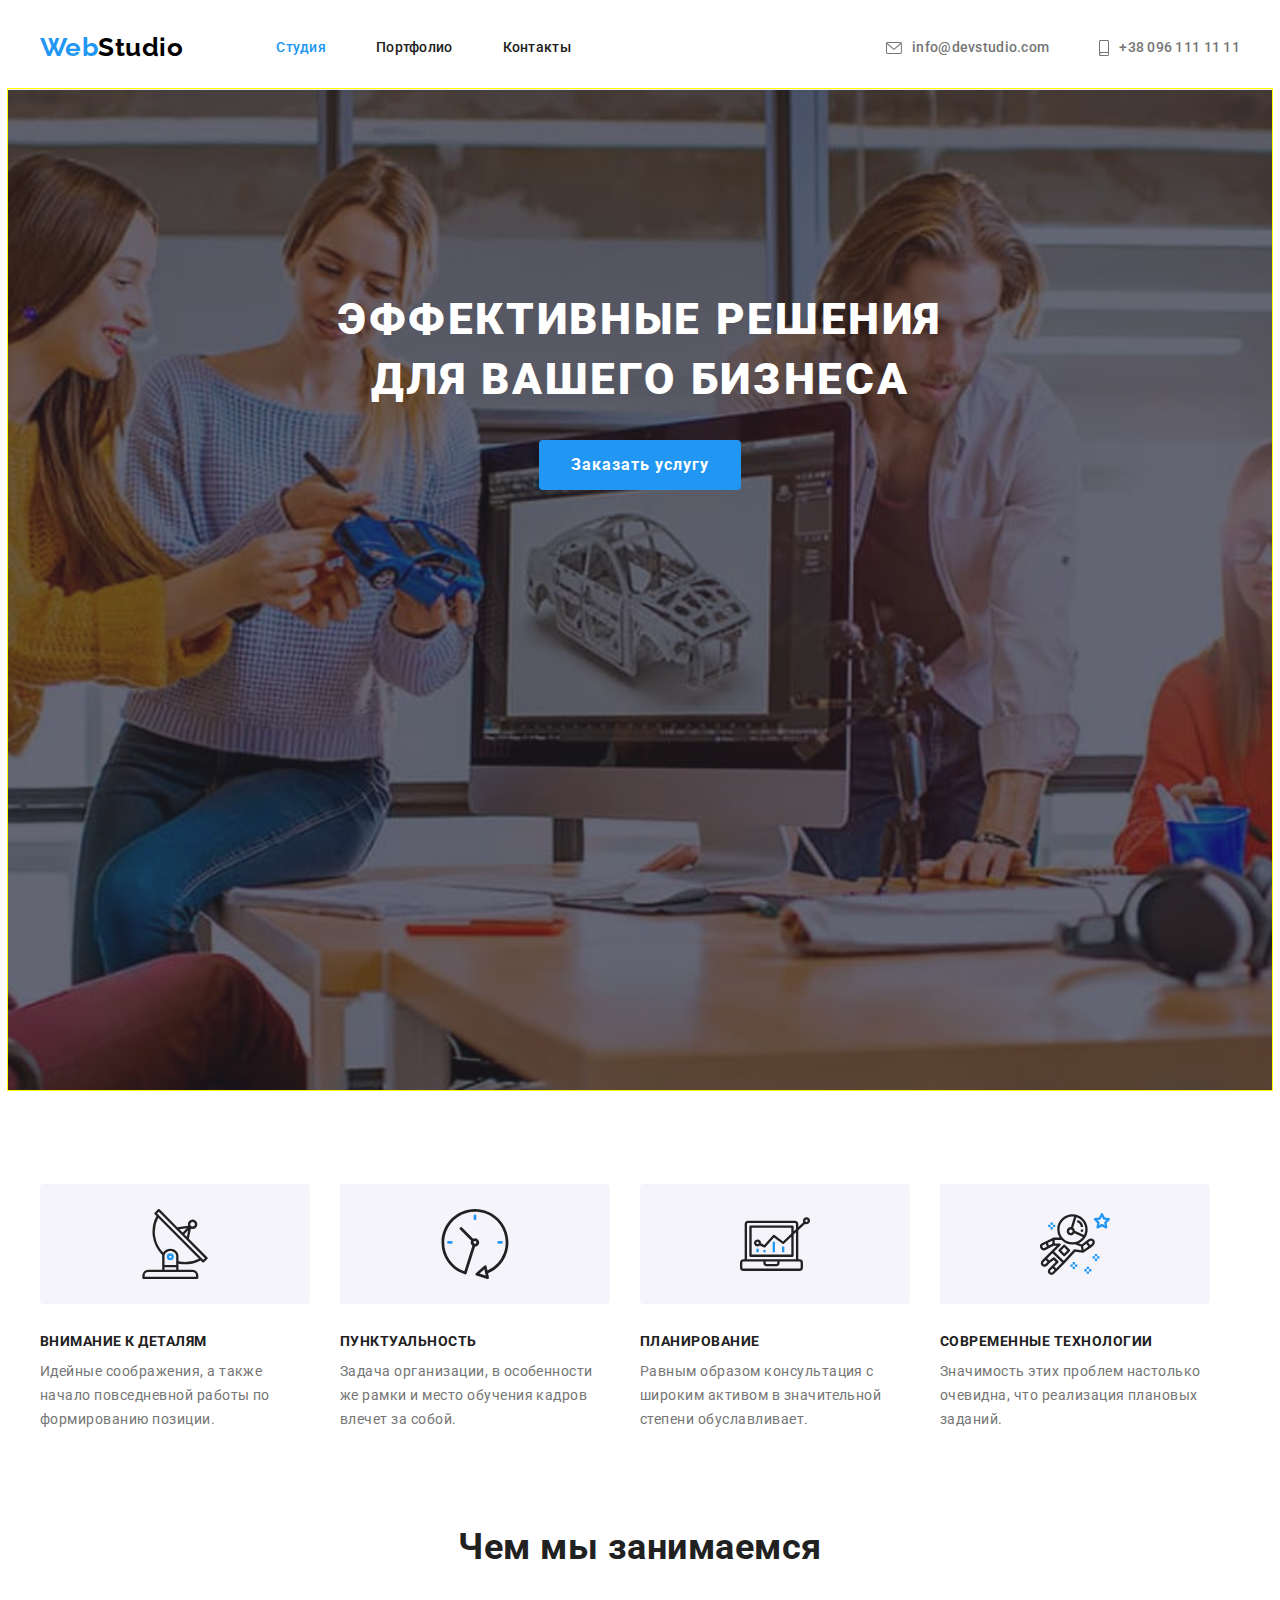
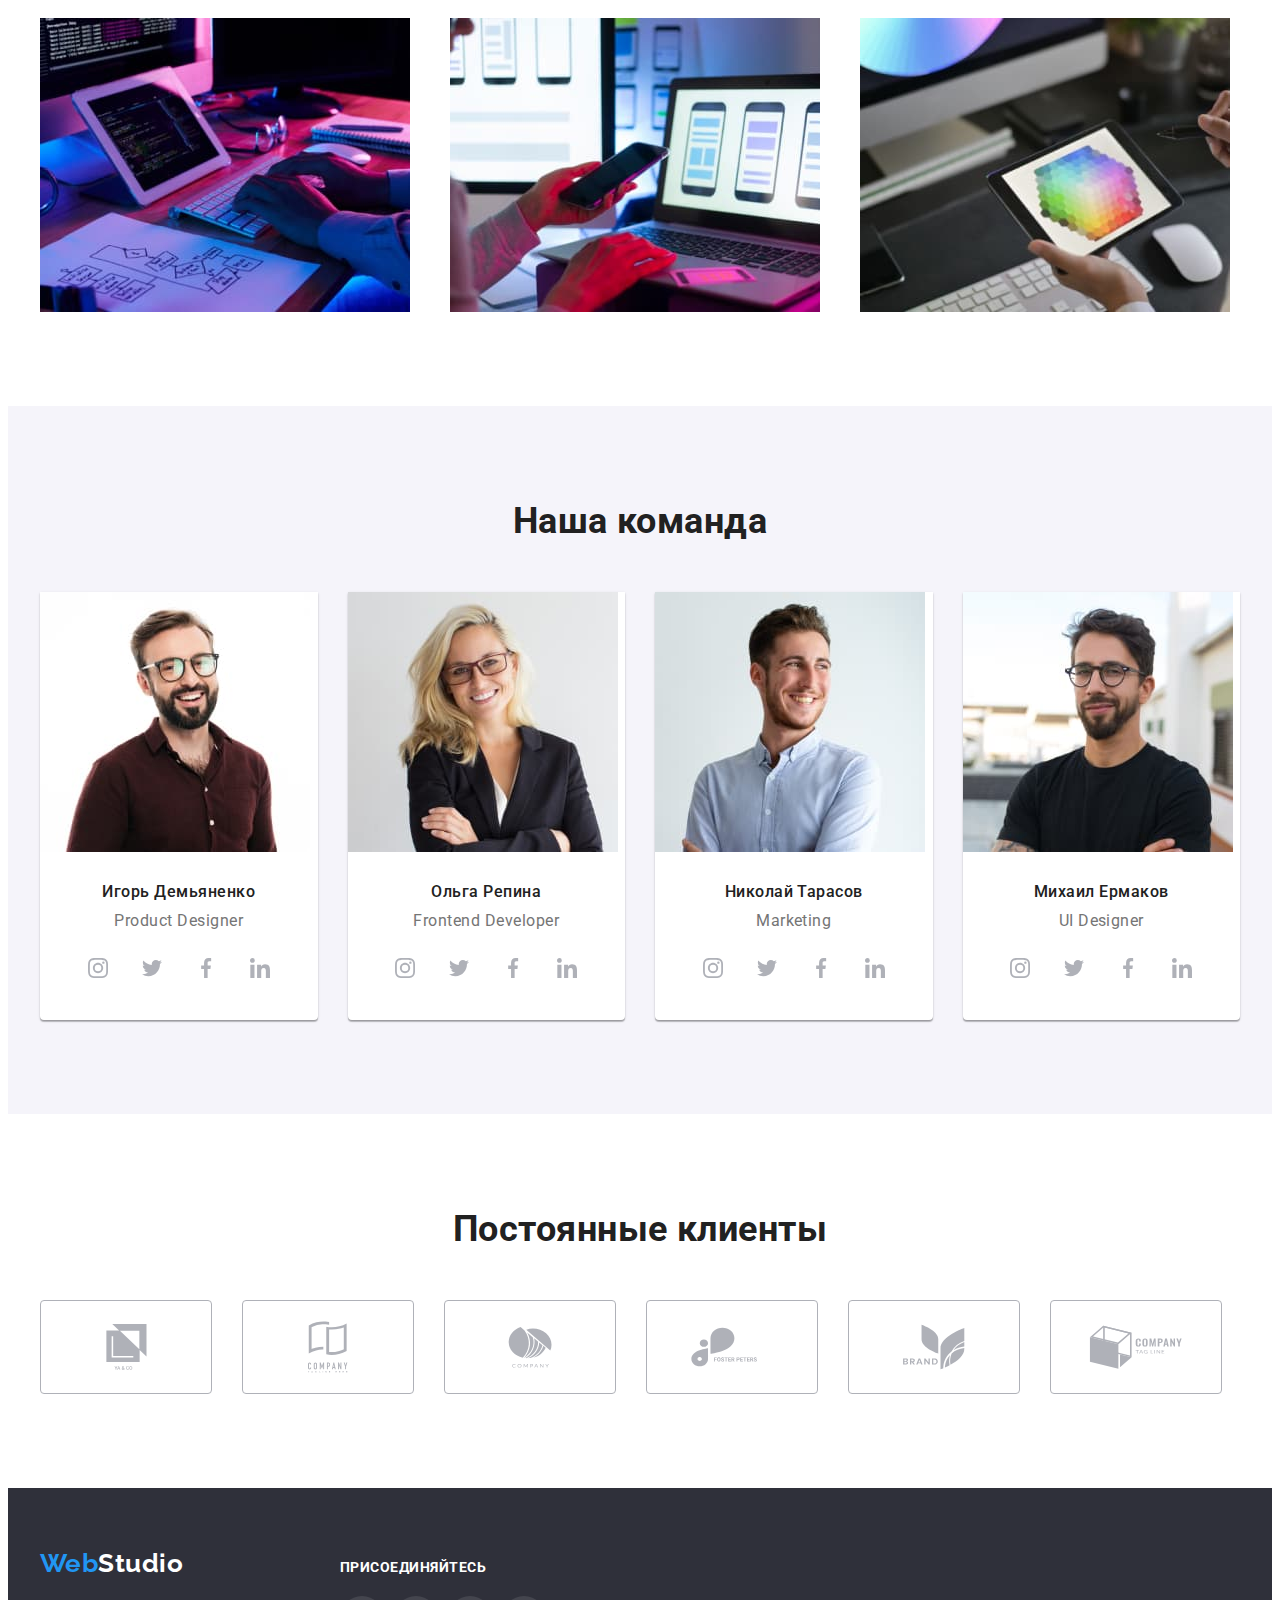
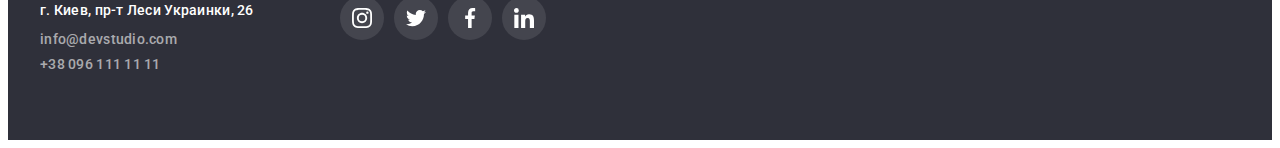
<file: index.html>
<!DOCTYPE html>
<html lang="ru">

<head>
    <meta charset="UTF-8">
    <meta http-equiv="X-UA-Compatible" content="IE=edge">
    <meta name="viewport" content="width=device-width, initial-scale=1.0">
    <title>Студия</title>
    <link rel="preconnect" href="https://fonts.gstatic.com">
    <link href="https://fonts.googleapis.com/css2?family=Raleway:wght@700&family=Roboto:wght@400;500;700;900&display=swap"
          rel="stylesheet">
    <link rel="stylesheet" href="https://cdnjs.cloudflare.com/ajax/libs/modern-normalize/1.0.0/modern-normalize.min.css"
        integrity="sha512-ISS7cAi1PEhQ8jnbJpJZMd29NlhNj4AWYyLOSp2CE/CsHxTCu+r+t0D2yoJudVrd0/8fTVPUVDzY5Tvli75u/g=="
        crossorigin="anonymous" />
    <link rel="stylesheet" href="./css/styles.css">
</head>

<body>

    <!--Шапка сайта-->

    <header class="header">
        <div class="container border-header">
        <nav class="site-nav">
            <a href="./index.html" class="logo accent">Web<span class="logo-title">Studio</span></a>
            <ul class="list navigation">
                <li class="item"><a href="" class="link current">Студия</a></li>
                <li class="item"><a href="./portfolio.html" class="link">Портфолио</a></li>
                <li class="item"><a href="" class="link">Контакты</a></li>
            </ul>
        </nav>
        
        <ul class="site-nav list">
            <li class="item mail">
                <a href="mailto:info@devstudio.com" class="contact link">
                <svg class="mail-link-header" width="16" height=12>
                    <use href="./images/icons.svg/symbol-defs.svg#icon-envelope"></use>
                </svg>info@devstudio.com</a></li>
            <li class="item mail">
                <a href="tel:+380961111111" class="contact link">
                <svg class="mail-link-header" width="10" height=16>
                    <use href="./images/icons.svg/symbol-defs.svg#icon-smartphone"></use>
                </svg>+38 096 111 11 11</a></li>
        </ul>
        </div>
    </header>

    <main>
            <!--Герой-->
        <section class="hero">
            <div class="overlay-container">
              <h1 class="hero-title">Эффективные решения <br> для вашего бизнеса</h1>
              <button type="button" class="button primary">Заказать услугу</button>
            </div>
        </section>

            <!--Особенности-->
        <section class="section about">
            <div class="container">
            <h2  class="title visually-hidden">Наши особенности</h2>
            <ul class="features list">
                <li class="item-about icon-antenna">
                    <div class="container-icon-features">
                    <svg class="icon-features" width="70" height="70">
                        <use href="./images/icons.svg/symbol-defs.svg#icon-antenna"></use>
                    </svg></div>
                    <h3 class="features-title">Внимание к деталям</h3>
                    <p class="features text">Идейные соображения, а также начало повседневной работы по формированию позиции.</p>
                </li>
                <li class="item-about icon-clock">
                    <div class="container-icon-features">
                    <svg class="icon-features" width="70" height="70">
                        <use href="./images/icons.svg/symbol-defs.svg#icon-clock"></use>
                    </svg></div>
                    <h3 class="features-title">Пунктуальность</h3>
                    <p class="features text">Задача организации, в особенности же рамки и место обучения кадров влечет за собой.</p>
                </li>
                <li class="item-about icon-diagram">
                    <div class="container-icon-features">
                    <svg class="icon-features" width="70" height="70">
                        <use href="./images/icons.svg/symbol-defs.svg#icon-diagram"></use>
                    </svg></div>
                    <h3 class="features-title">Планирование</h3>
                    <p class="features text">Равным образом консультация с широким активом в значительной степени обуславливает.</p>
                </li>
                <li class="item-about icon-astronaut">
                    <div class="container-icon-features">
                    <svg class="icon-features" width="70" height="70">
                        <use href="./images/icons.svg/symbol-defs.svg#icon-astronaut"></use>
                    </svg></div>
                    <h3 class="features-title">Современные технологии</h3>
                    <p class="features text">Значимость этих проблем настолько очевидна, что реализация плановых заданий.</p>
                </li>
            </ul>
            </div>
        </section>

        
            <!--Чем занимаемся-->
        <section class="section work">
            <div class="container">
            <h2 class="title centered">Чем мы занимаемся</h2>
            <ul class="list work-card">
                <li class="item-work"><img src="./images/about/about-img-1.jpg" alt="программист работает за столом в офисе"
                        width="370" height="294"></li>
                <li class="item-work"><img src="./images/about/about-img-2.jpg"
                        alt="веб-дизайнер разработчик приложений для смартфонов рабочий интерфейс мобильные телефоны"
                        width="370" height="294"></li>
                <li class="item-work"><img src="./images/about/about-img-3.jpg"
                        alt="креативный веб-дизайнер с рабочим выбором цвета графическим планшетом" width="370"
                        height="294"></li>
            </ul>
            </div>
        </section>

            <!--Команда-->
        <section class="section team">
            <div class="container">
            <h2 class="title centered">Наша команда</h2>
            <ul class="list team-location">
                <li class="location"><img class="team-card" src="./images/team/team-card-1-img.jpg" alt="фото члена команды игоря демьяненко"
                        width="270">
                    <div class="container-title-team">
                        <h3 class="description team-title">Игорь Демьяненко</h3>
                        <p lang="en" class="description team-text">Product Designer</p>
                        <ul class="list social">
                            <li class="social-link"><a class="icon-link" href="">
                                <svg width="20" height="20" class="icon-link-social">
                                    <use href="./images/icons.svg/symbol-defs.svg#icon-instagram"></use>
                                </svg>
                            </a></li>
                            <li class="social-link"><a class="icon-link" href="">
                                <svg width="20" height="20" class="icon-link-social">
                                    <use href="./images/icons.svg/symbol-defs.svg#icon-twitter"></use>
                                </svg>
                            </a></li>
                            <li class="social-link"><a class="icon-link" href="">
                                <svg width="20" height="20" class="icon-link-social">
                                    <use href="./images/icons.svg/symbol-defs.svg#icon-facebook"></use>
                                </svg>
                            </a></li>
                            <li class="social-link"><a class="icon-link" href="">
                                <svg width="20" height="20" class="icon-link-social">
                                    <use href="./images/icons.svg/symbol-defs.svg#icon-linkedin"></use>
                                </svg>
                            </a></li>
                        </ul>
                    </div>
                </li>
                <li class="location"><img class="team-card" src="./images/team/team-card-2-img.jpg" alt="фото члена команды ольги репиной" width="270">
                    <div class="container-title-team">
                        <h3 class="description team-title">Ольга Репина</h3>
                        <p lang="en" class="description team-text">Frontend Developer</p>
                        <ul class="list social">
                            <li class="social-link"><a class="icon-link" href="">
                                    <svg width="20" height="20" class="icon-link-social">
                                        <use href="./images/icons.svg/symbol-defs.svg#icon-instagram"></use>
                                    </svg>
                                </a></li>
                            <li class="social-link"><a class="icon-link" href="">
                                    <svg width="20" height="20" class="icon-link-social">
                                        <use href="./images/icons.svg/symbol-defs.svg#icon-twitter"></use>
                                    </svg>
                                </a></li>
                            <li class="social-link"><a class="icon-link" href="">
                                    <svg width="20" height="20" class="icon-link-social">
                                        <use href="./images/icons.svg/symbol-defs.svg#icon-facebook"></use>
                                    </svg>
                                </a></li>
                            <li class="social-link"><a class="icon-link" href="">
                                    <svg width="20" height="20" class="icon-link-social">
                                        <use href="./images/icons.svg/symbol-defs.svg#icon-linkedin"></use>
                                    </svg>
                                </a></li>
                        </ul>
                    </div>
                </li>
                <li class="location"><img class="team-card" src="./images/team/team-card-3-img.jpg" alt="фото члена команды николая тарасова"
                        width="270">
                    <div class="container-title-team">
                        <h3 class="description team-title">Николай Тарасов</h3>
                        <p lang="en" class="description team-text">Marketing</p>
                        <ul class="list social">
                            <li class="social-link"><a class="icon-link" href="">
                                    <svg width="20" height="20" class="icon-link-social">
                                        <use href="./images/icons.svg/symbol-defs.svg#icon-instagram"></use>
                                    </svg>
                                </a></li>
                            <li class="social-link"><a class="icon-link" href="">
                                    <svg width="20" height="20" class="icon-link-social">
                                        <use href="./images/icons.svg/symbol-defs.svg#icon-twitter"></use>
                                    </svg>
                                </a></li>
                            <li class="social-link"><a class="icon-link" href="">
                                    <svg width="20" height="20" class="icon-link-social">
                                        <use href="./images/icons.svg/symbol-defs.svg#icon-facebook"></use>
                                    </svg>
                                </a></li>
                            <li class="social-link"><a class="icon-link" href="">
                                    <svg width="20" height="20" class="icon-link-social">
                                        <use href="./images/icons.svg/symbol-defs.svg#icon-linkedin"></use>
                                    </svg>
                                </a></li>
                        </ul>
                    </div>
                </li>
                <li class="location"><img class="team-card" src="./images/team/team-card-4-img.jpg" alt="фото члена команды михаила ермакова"
                        width="270">
                    <div class="container-title-team">
                        <h3 class="description team-title">Михаил Ермаков</h3>
                        <p lang="en" class="description team-text">UI Designer</p>
                        <ul class="list social">
                            <li class="social-link"><a class="icon-link" href="">
                                    <svg width="20" height="20" class="icon-link-social">
                                        <use href="./images/icons.svg/symbol-defs.svg#icon-instagram"></use>
                                    </svg>
                                </a></li>
                            <li class="social-link"><a class="icon-link" href="">
                                    <svg width="20" height="20" class="icon-link-social">
                                        <use href="./images/icons.svg/symbol-defs.svg#icon-twitter"></use>
                                    </svg>
                                </a></li>
                            <li class="social-link"><a class="icon-link" href="">
                                    <svg width="20" height="20" class="icon-link-social">
                                        <use href="./images/icons.svg/symbol-defs.svg#icon-facebook"></use>
                                    </svg>
                                </a></li>
                            <li class="social-link"><a class="icon-link" href="">
                                    <svg width="20" height="20" class="icon-link-social">
                                        <use href="./images/icons.svg/symbol-defs.svg#icon-linkedin"></use>
                                    </svg>
                                </a></li>
                        </ul>
                    </div>
                </li>
            </ul>
            </div>
        </section>

            <!-- Клиенты -->
        <section class="section">
            <div class="container">
            <h2 class="title centered">Постоянные клиенты</h2>
            <ul class="list clients">
                <li class="clients-link"><a class="icon-clients" href="">
                        <svg width="41" height="46" class="icon-link-clients">
                            <use href="./images/icons.svg/symbol-defs.svg#icon-group-1"></use>
                        </svg>
                    </a></li>
                <li class="clients-link"><a class="icon-clients" href="">
                        <svg width="40" height="52" class="icon-link-clients">
                            <use href="./images/icons.svg/symbol-defs.svg#icon-group-2"></use>
                        </svg>
                    </a></li>
                <li class="clients-link"><a class="icon-clients" href="">
                        <svg width="44" height="42" class="icon-link-clients">
                            <use href="./images/icons.svg/symbol-defs.svg#icon-group-3"></use>
                        </svg>
                    </a></li>
                <li class="clients-link"><a class="icon-clients" href="">
                        <svg width="84" height="40" class="icon-link-clients">
                            <use href="./images/icons.svg/symbol-defs.svg#icon-group-4"></use>
                        </svg>
                    </a></li>
                <li class="clients-link"><a class="icon-clients" href="">
                        <svg width="62" height="46" class="icon-link-clients">
                            <use href="./images/icons.svg/symbol-defs.svg#icon-group-5"></use>
                        </svg>
                    </a></li>
                <li class="clients-link"><a class="icon-clients" href="">
                        <svg width="94" height="44" class="icon-link-clients">
                            <use href="./images/icons.svg/symbol-defs.svg#icon-group-6"></use>
                        </svg>
                    </a></li>
            </ul>
            </div>
        </section>
    </main>

            <!--Футер-->
    <footer class="footer">
        <div class="container">
           <div class="contacts-nav">
           <a href="" class="logo accent">Web<span class="logo-title">Studio</span></a>
           <address class="address-contacts">
            <ul class="list contacts">
                <li class="item-address"><a href="https://goo.gl/maps/BCXKGSPmEop6mJhy6" target="_blank" rel="noreferrer noopener" class="address link">г. Киев,
                        пр-т Леси Украинки,
                        26</a></li>
                <li class="item-address"><a href="mailto:info@devstudio.com" class="contact link item">info@devstudio.com</a></li>
                <li class="item-address"><a href="tel:+380961111111" class="contact link">+38 096 111 11 11</a></li>
            </ul>
           </address>
           </div>
        

           <div class="container-social">
            <h2 class="title social-link-list">присоединяйтесь</h2>
            <ul class="list social">
                <li class="social-link"><a class="icon-link" href="">
                        <svg width="20" height="20" class="icon-link-social">
                            <use href="./images/icons.svg/symbol-defs.svg#icon-instagram"></use>
                        </svg>
                    </a></li>
                <li class="social-link"><a class="icon-link" href="">
                        <svg width="20" height="20" class="icon-link-social">
                            <use href="./images/icons.svg/symbol-defs.svg#icon-twitter"></use>
                        </svg>
                    </a></li>
                <li class="social-link"><a class="icon-link" href="">
                        <svg width="20" height="20" class="icon-link-social">
                            <use href="./images/icons.svg/symbol-defs.svg#icon-facebook"></use>
                        </svg>
                    </a></li>
                <li class="social-link"><a class="icon-link" href="">
                        <svg width="20" height="20" class="icon-link-social">
                            <use href="./images/icons.svg/symbol-defs.svg#icon-linkedin"></use>
                        </svg>
                    </a></li>
            </ul>
           </div>
           
        </div>
    </footer>

</body>

</html>


<!--  -->
</file>
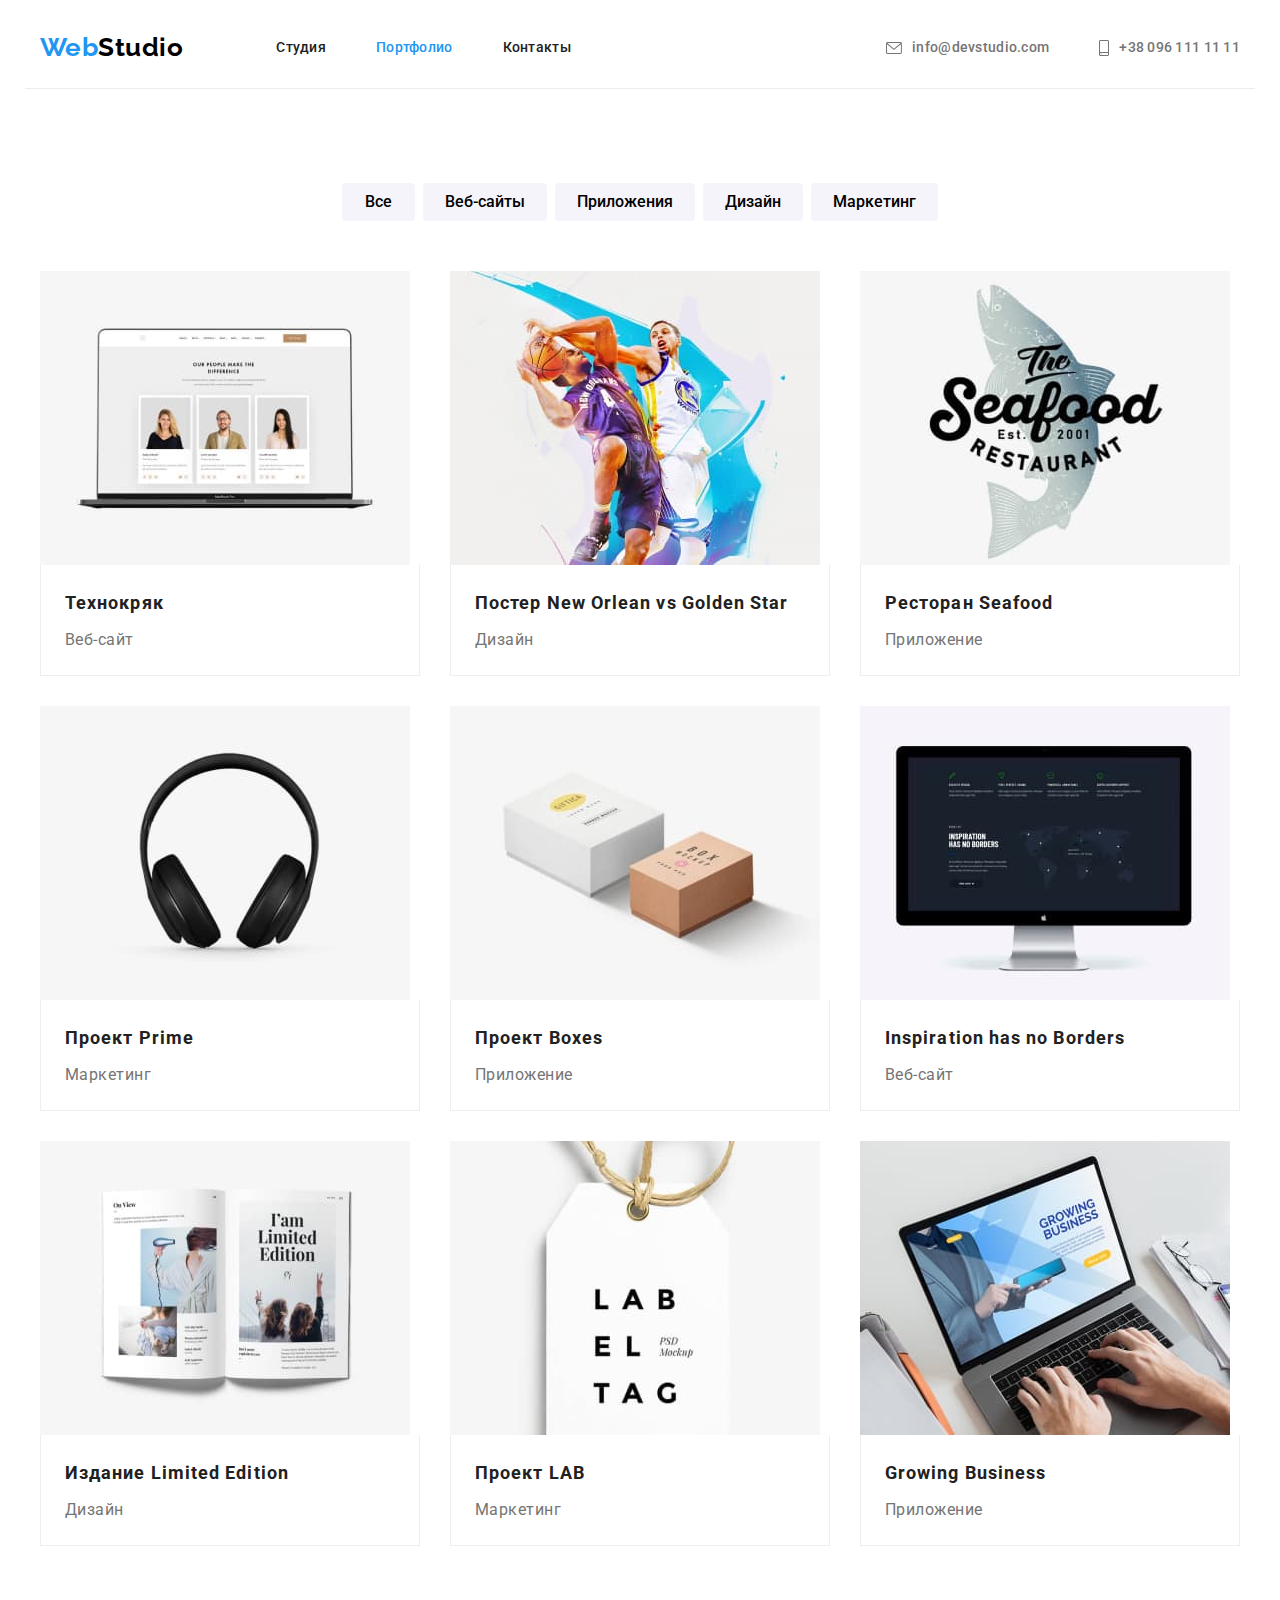
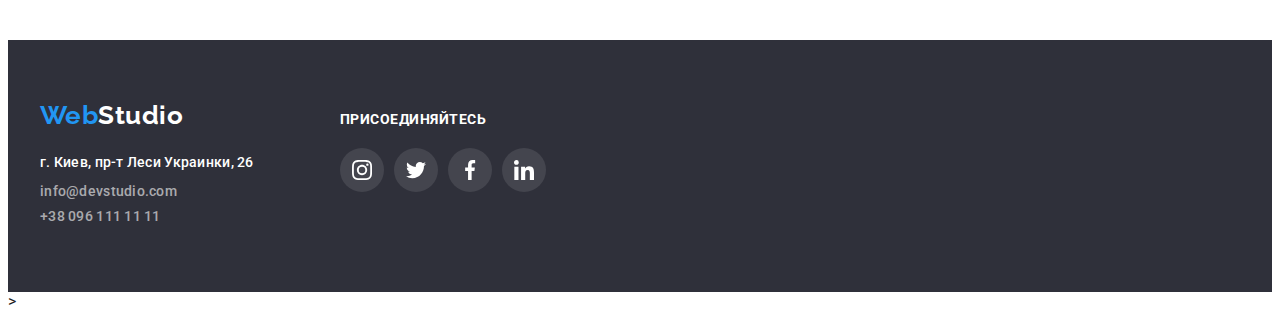
<file: portfolio.html>
<!DOCTYPE html>
<html lang="ru">
<head>
    <meta charset="UTF-8">
    <meta http-equiv="X-UA-Compatible" content="IE=edge">
    <meta name="viewport" content="width=device-width, initial-scale=1.0">
    <title>Портфолио</title>
    <link rel="preconnect" href="https://fonts.gstatic.com">
    <link href="https://fonts.googleapis.com/css2?family=Raleway:wght@700&family=Roboto:wght@400;500;700;900&display=swap"
          rel="stylesheet">
    <link rel="stylesheet" href="https://cdnjs.cloudflare.com/ajax/libs/modern-normalize/1.0.0/modern-normalize.min.css"
      integrity="sha512-ISS7cAi1PEhQ8jnbJpJZMd29NlhNj4AWYyLOSp2CE/CsHxTCu+r+t0D2yoJudVrd0/8fTVPUVDzY5Tvli75u/g=="
      crossorigin="anonymous" />
    <link rel="stylesheet" href="./css/styles.css">
</head>

<body>

    <!--Шапка сайта-->
  <header class="header">
    <div class="container border-header">
      <nav class="site-nav">
        <a href="./index.html" class="logo accent">Web<span class="logo-title">Studio</span></a>
        <ul class="list navigation">
          <li class="item"><a href="./index.html" class="link ">Студия</a></li>
          <li class="item"><a href="" class="link current">Портфолио</a></li>
          <li class="item"><a href="" class="link">Контакты</a></li>
        </ul>
      </nav>
  
      <ul class="site-nav list">
        <li class="item mail">
          <a href="mailto:info@devstudio.com" class="contact link">
            <svg class="mail-link-header" width="16" height=12>
              <use href="./images/icons.svg/symbol-defs.svg#icon-envelope"></use>
            </svg>info@devstudio.com</a>
        </li>
        <li class="item mail">
          <a href="tel:+380961111111" class="contact link">
            <svg class="mail-link-header" width="10" height=16>
              <use href="./images/icons.svg/symbol-defs.svg#icon-smartphone"></use>
            </svg>+38 096 111 11 11</a>
        </li>
      </ul>
    </div>
  </header>

  <main>
    <!--Наши проекты-->
    <section class="section">
      <div class="container">
      <h1 class="project visually-hidden">Проекты</h1>
      <ul class="list button-nav">
        <li class="button-item"><button type="button" class="button secondary">Все</button></li>
        <li class="button-item"><button type="button" class="button secondary">Веб-сайты</button></li>
        <li class="button-item"><button type="button" class="button secondary">Приложения</button></li>
        <li class="button-item"><button type="button" class="button secondary">Дизайн</button></li>
        <li class="button-item"><button type="button" class="button secondary">Маркетинг</button></li>
      </ul>
    
      <ul class="list card-set">
        <li class="item-card">
              <a href="" class="link-project"><img src="./images/projects/img-1.jpg" alt="ноутбук с изображением карточек" width="370" height="294">
              <div class="container-title-project">
                <h2 class="project title">Технокряк</h2>
                <p class="project text">Веб-сайт</p>
              </div>
              </a>
        </li>
        <li class="item-card">
              <a href="" class="link-project"><img src="./images/projects/img-2.jpg" alt="постер изображение футболистов" width="370" height="294">
              <div class="container-title-project">
                <h2 class="project title">Постер New Orlean vs Golden Star</h2>
                <p class="project text">Дизайн</p>
              </div>
              </a>
        </li>
        <li class="item-card">
              <a href="" class="link-project"><img src="./images/projects/img-3.jpg" alt="логотип ресторана" width="370" height="294">
              <div class="container-title-project">
                <h2 class="project title">Ресторан Seafood</h2>
                <p class="project text">Приложение</p>
              </div>
              </a>
        </li>
        <li class="item-card">
              <a href="" class="link-project"><img src="./images/projects/img-4.jpg" alt="наушники" width="370" height="294">
              <div class="container-title-project">
                <h2 class="project title">Проект Prime</h2>
                <p class="project text">Маркетинг</p>
              </div>
              </a>
        </li>
        <li class="item-card">
              <a href="" class="link-project"><img src="./images/projects/img-5.jpg" alt="коробочки" width="370" height="294">
              <div class="container-title-project">
                <h2 class="project title">Проект Boxes</h2>
                <p class="project text">Приложение</p>
              </div>
              </a>
        </li>
        <li class="item-card">
              <a href="" class="link-project"><img src="./images/projects/img-6.jpg" alt="монитор компьютера" width="370" height="294">
              <div class="container-title-project">
                <h2 lang="en" class="project title">Inspiration has no Borders</h2>
                <p class="project text">Веб-сайт</p>
              </div>
              </a>
        </li>
        <li class="item-card">
              <a href="" class="link-project"><img src="./images/projects/img-7.jpg" alt="раскрытая книга" width="370" height="294">
              <div class="container-title-project">
                <h2 class="project title">Издание Limited Edition</h2>
                <p class="project text">Дизайн</p>
              </div>
              </a>
        </li>
        <li class="item-card">
              <a href="" class="link-project"><img src="./images/projects/img-8.jpg" alt="бирка" width="370" height="294">
              <div class="container-title-project">
                <h2 class="project title">Проект LAB</h2>
                <p class="project text">Маркетинг</p>
              </div>
              </a>
        </li>
        <li class="item-card">
              <a href="" class="link-project"><img src="./images/projects/img-9.jpg" alt="человек за ноутбуком" width="370" height="294">
              <div class="container-title-project">
                <h2 lang="en" class="project title">Growing Business</h2>
                <p class="project text">Приложение</p>
              </div>
              </a>
        </li>
      </ul>
      </div>
    </section>
  </main>

    <!--Футер-->
  <footer class="footer">
    <div class="container">
      <div class="contacts-nav">
        <a href="" class="logo accent">Web<span class="logo-title">Studio</span></a>
        <address class="address-contacts">
          <ul class="list contacts">
            <li class="item-address"><a href="https://goo.gl/maps/BCXKGSPmEop6mJhy6" target="_blank"
                rel="noreferrer noopener" class="address link">г. Киев,
                пр-т Леси Украинки,
                26</a></li>
            <li class="item-address"><a href="mailto:info@devstudio.com" class="contact link item">info@devstudio.com</a>
            </li>
            <li class="item-address"><a href="tel:+380961111111" class="contact link">+38 096 111 11 11</a></li>
          </ul>
        </address>
      </div>
  
  
      <div class="container-social">
        <h2 class="title social-link-list">присоединяйтесь</h2>
        <ul class="list social">
          <li class="social-link"><a class="icon-link" href="">
              <svg width="20" height="20" class="icon-link-social">
                <use href="./images/icons.svg/symbol-defs.svg#icon-instagram"></use>
              </svg>
            </a></li>
          <li class="social-link"><a class="icon-link" href="">
              <svg width="20" height="20" class="icon-link-social">
                <use href="./images/icons.svg/symbol-defs.svg#icon-twitter"></use>
              </svg>
            </a></li>
          <li class="social-link"><a class="icon-link" href="">
              <svg width="20" height="20" class="icon-link-social">
                <use href="./images/icons.svg/symbol-defs.svg#icon-facebook"></use>
              </svg>
            </a></li>
          <li class="social-link"><a class="icon-link" href="">
              <svg width="20" height="20" class="icon-link-social">
                <use href="./images/icons.svg/symbol-defs.svg#icon-linkedin"></use>
              </svg>
            </a></li>
        </ul>
      </div>
  
    </div>
  </footer>>
</body>
</html>
</file>
<file: css/styles.css>
/*цвет основного текста #212121*/
/*вторичный цвет текста #757575*/
/*третья палитра текста rgba(255, 255, 255, 0.6);*/
/*белый #ffffff;*/
/*акцент #2196F3*/
/* цвет иконок соцсетей #AFB1B8 */
/* вторичный цвет фона  #2F303A*/
/* третья палитра фона #F5F4FA */
/* вторичный цвет основной кнопки #188CE8 */
/* цвет фона под карточками #C4C4C4 */
/* цвет первой тени карточек команды rgba(0, 0, 0, 0.12) */
/* цвет второй тени карточек команды rgba(0, 0, 0, 0.14)*/
/* цвет третьей тени карточек команды rgba(0, 0, 0, 0.2)*/
/* цвет фона соцсетей футера rgba(255, 255, 255, 0.1) */

:root {
  --primary-text-color: #212121;
  --text-color: #757575;
  --white-text-color: #ffffff;
  --accent-color: #2196f3;
  --contact-footer-color: rgba(255, 255, 255, 0.6);
  --text-logo: #000000;

  --primary-background-color: #ffffff;
  --second-background-color: #2f303a;
  --min-background-color: #f5f4fa;
  --btn-hover-bg: #188ce8;

  --social-link-color: #afb1b8;
  --header-border: #ececec;
  --card-border: #eeeeee;
  --color-shadow-first: rgba(0, 0, 0, 0.12);
  --color-shadow-second: rgba(0, 0, 0, 0.14);
  --color-shadow-third: rgba(0, 0, 0, 0.2);

  --item-card-gap: 30px;
}

body {
  background-color: var(--primary-background-color);
  color: var(--primary-text-color);

  font-family: 'Roboto', sans-serif;
  letter-spacing: 0.03em;
}

h1,
h2,
h3,
p {
  margin-top: 0;
  margin-bottom: 0;
}

ul {
  margin-top: 0;
  margin-bottom: 0;
  padding-left: 0;
}

img {
  display: block;
  max-width: 100%;
}

.container {
  width: 1200px;
  padding-left: 15px;
  padding-right: 15px;
  margin: 0 auto;
  /* margin-right: auto; */

  /* outline: 2px solid tomato; */
}

.list {
  list-style: none;
}
.link {
  text-decoration: none;
}
/*==========HEADER==========*/

/* Navigation */
.logo {
  color: var(--text-logo);

  font-family: 'Raleway', sans-serif;
  font-weight: 700;
  font-size: 26px;
  line-height: 1.2;
  text-decoration: none;
}

.logo.accent {
  color: var(--accent-color);
}

.site-nav {
  display: flex;
  align-items: center;
}

/* .site-nav .contact::before {
  display: block;
  content: '';
  height: 12px;
  background-image: url('../images/icon-header/smartphone.svg');
} */

.site-nav .logo-title {
  color: var(--text-logo);
}

.site-nav.list {
  display: flex;
  margin-left: auto;
}

.site-nav.list .item + .item {
  margin-left: 50px;
}

.navigation {
  display: flex;
  margin-left: 93px;
}

.navigation .item + .item {
  margin-left: 50px;
}

.link {
  color: var(--primary-text-color);

  font-weight: 500;
  font-size: 14px;
  line-height: 1.14;
  letter-spacing: 0.02em;
}
.navigation .link {
  display: block;
  padding-top: 32px;
  padding-bottom: 32px;
}

.navigation .link:hover,
.navigation .link:focus {
  color: var(--accent-color);
}

.site-nav .link.current {
  color: var(--accent-color);
}

.site-nav .contact {
  color: var(--text-color);
}
.border-header {
  display: flex;
  align-items: center;
  border-bottom: 1px solid var(--header-border);
}
.mail-link-header {
  fill: var(--text-color);
}

.contact.link {
  display: flex;
  align-items: center;
}
.icon-mail-header:hover {
  color: var(--accent-color);
}

.mail-link-header {
  margin-right: 10px;
}

.contact.link:hover .mail-link-header,
.contact.link:focus .mail-link-header {
  fill: var(--accent-color);
}

/*============ END HEADER============*/

/*============= HERO===============*/
.hero {
  max-width: 1600px;
  height: 600px;
  margin: 0 auto;
  border-top: 1px solid var(--header-border);
  outline: 1px solid yellow;

  background-image: linear-gradient(rgba(47, 48, 58, 0.4), rgba(47, 48, 58, 0.4)),
    url('../images/banner/img-banner.jpg');

  background-repeat: no-repeat;
  background-position: center;
  background-size: cover;

  padding-top: 200px;
  padding-bottom: 200px;

  text-align: center;
  background-color: var(--second-background-color);
  color: var(--white-text-color);
}

.hero-title {
  margin-bottom: 30px;

  font-weight: 900;
  font-size: 44px;
  line-height: 1.36;
  text-align: center;
  letter-spacing: 0.06em;
  text-transform: uppercase;
}
/*========== END HERO==========*/

/* ==========SECTION=================*/
.section {
  padding-top: 94px;
  padding-bottom: 94px;
}
/* ==========END SECTION=============*/

/*========== BUTTON==========*/
.button {
  font-family: 'Roboto', sans-serif;

  border: none;
  border-radius: 4px;

  background-color: var(--min-background-color);
  cursor: pointer;
}
.button.primary {
  min-width: 200px;
  padding: 10px 32px;

  background-color: var(--accent-color);
  color: var(--white-text-color);

  font-weight: 700;
  font-size: 16px;
  line-height: 1.88;
  letter-spacing: 0.06em;
}

.button.secondary {
  min-width: 73px;
  padding: 6px 22px;

  font-weight: 500;
  font-size: 16px;
  line-height: 1.62;
}

.button.primary:hover,
.button.primary:focus {
  background-color: var(--btn-hover-bg);
}
.button:hover,
.button:focus {
  background-color: var(--accent-color);
  color: var(--white-text-color);
}

.button.secondary:hover,
.button.secondary:focus {
  box-shadow: 0px 3px 1px rgba(0, 0, 0, 0.1), 0px 1px 2px rgba(0, 0, 0, 0.08),
    0px 2px 2px rgba(0, 0, 0, 0.12);
}

.button-nav {
  display: flex;
  justify-content: center;
  margin-bottom: 50px;
}

.button-nav .button-item + .button-item {
  margin-left: 8px;
}
/*========== END BUTTON==========*/

/*========== HIDDEN==============*/
.visually-hidden {
  position: absolute;
  width: 1px;
  height: 1px;
  margin: -1px;
  border: 0;
  padding: 0;

  white-space: nowrap;
  clip-path: inset(100%);
  clip: rect(0 0 0 0);
  overflow: hidden;
}
/*========== END HIDDEN==============*/

/*========== SECTION ABOUT==========*/
.section.about {
  padding-bottom: 47px;
}
.title {
  margin-bottom: 50px;

  font-size: 36px;
  line-height: 1.17;
}

.title.centered {
  text-align: center;
}

.features {
  display: flex;
}

.item-about {
  width: 270px;
}

/* .item-about::before {
  display: block;
  content: '';
  height: 120px;
  background-repeat: no-repeat;
  background-position: center;
  background-color: var(--min-background-color);
  border-radius: 4px;
  margin-bottom: 30px;
}

.icon-antenna::before {
  background-image: url('../images/about-icon/antenna.svg');
}
.icon-clock::before {
  background-image: url('../images/about-icon/clock.svg');
}

.icon-diagram::before {
  background-image: url('../images/about-icon/diagram.svg');
}

.icon-astronaut::before {
  background-image: url('../images/about-icon/astronaut.svg');
} */

.container-icon-features {
  height: 120px;
  background-color: var(--min-background-color);
  border-radius: 4px;
  margin-bottom: 30px;
}

.container-icon-features {
  display: flex;
  justify-content: center;
  align-items: center;
}

.features .item-about + .item-about {
  margin-left: 30px;
}

.features-title {
  margin-bottom: 10px;

  font-size: 14px;
  line-height: 1.14;
  text-transform: uppercase;
}
.text {
  color: var(--text-color);
}
.features.text {
  font-size: 14px;
  line-height: 1.71;
}
/*==========  END SECTION ABOUT==========*/

/* ============ WORK===================== */

.section.work {
  padding-top: 47px;
}

.work-card {
  display: flex;
  flex-wrap: wrap;
  margin-left: calc(-1 * var(--item-card-gap));
  margin-top: calc(-1 * var(--item-card-gap));
}

.item-work {
  flex-basis: calc(100% / 3 - var(--item-card-gap));
  margin-left: var(--item-card-gap);
  margin-top: var(--item-card-gap);
}
/* ============ END WORK=========== */

/*========== SECTION TEAM==========*/

.section.team {
  background-color: var(--min-background-color);
}

.team-location {
  display: flex;
  flex-wrap: wrap;
  margin-left: calc(-1 * var(--item-card-gap));
  margin-top: calc(-1 * var(--item-card-gap));
}

.location {
  flex-basis: calc(100% / 4 - var(--item-card-gap));
  margin-left: var(--item-card-gap);
  margin-top: var(--item-card-gap);

  width: 270px;
  box-shadow: 0px 1px 3px var(--color-shadow-first), 0px 1px 1px var(--color-shadow-second),
    0px 2px 1px var(--color-shadow-third);
  border-radius: 0px 0px 4px 4px;
  /* overflow: hidden; */

  background-color: var(--white-text-color);
}

.container-title-team {
  text-align: center;
  padding: 30px 10px;
}

.description {
  margin-bottom: 16px;
  font-size: 16px;
  line-height: 1.19;
}

.team-title {
  margin-bottom: 10px;

  font-weight: 500;
}

.team-text {
  color: var(--text-color);
}

.list.social {
  display: flex;
  justify-content: center;
}

.icon-link {
  display: flex;
  justify-content: center;
  align-items: center;
  width: 44px;
  height: 44px;
  border-radius: 50px;
}

.social-link:not(:last-child) {
  margin-right: 10px;
}
.icon-link-social {
  fill: var(--social-link-color);
}

.icon-link:hover,
.icon-link:focus {
  background-color: var(--accent-color);
}

.icon-link:hover .icon-link-social,
.icon-link:focus .icon-link-social {
  fill: var(--white-text-color);
}

/*========== END SECTION TEAM==========*/

/* ==========SECTION CLIENTS========== */

.list.clients {
  display: flex;
  cursor: pointer;
}

.clients-link:not(:last-child) {
  margin-right: 30px;
}

/* .clients-link {
  display: flex;
  justify-content: center;
  align-items: center; 
} */

.icon-clients:hover,
.icon-clients:focus {
  border-color: var(--accent-color);
}

.icon-clients {
  display: flex;
  justify-content: center;
  align-items: center;
  width: 170px;
  height: 92px;
  border: 1px solid var(--social-link-color);
  border-radius: 4px;
}

.icon-link-clients {
  fill: var(--social-link-color);
}

.icon-clients:hover .icon-link-clients,
.icon-clients:focus .icon-link-clients {
  fill: var(--accent-color);
}

/* =======END SECTION CLIENTS========= */

/*========== SECTION PROJECT==========*/

.link-project {
  display: block;
  text-decoration: none;
}

.link-project:hover {
  box-shadow: 0px 1px 1px rgba(0, 0, 0, 0.12), 0px 4px 4px rgba(0, 0, 0, 0.06),
    1px 4px 6px rgba(0, 0, 0, 0.16);
}

.container-title-project {
  padding: 20px 24px;
}

.project.title {
  margin-bottom: 4px;

  font-size: 18px;
  line-height: 2;
  letter-spacing: 0.06em;

  color: var(--primary-text-color);
}

.project.text {
  font-size: 16px;
  line-height: 1.87;
}
/*========== END SECTION PROJECT==========*/

/* ==== CONTAINER CARD-SET ===== */
.card-set {
  display: flex;
  flex-wrap: wrap;

  margin-left: calc(-1 * var(--item-card-gap));
  margin-top: calc(-1 * var(--item-card-gap));
}

.item-card {
  flex-basis: calc((100% - 3 * var(--item-card-gap)) / 3);
  margin-left: var(--item-card-gap);
  margin-top: var(--item-card-gap);
}

.container-title-project {
  border: 1px solid var(--card-border);
  border-top: none;
}
/* == END CONTAINER CARD-SET === */

/*========== FOOTER==============*/
.footer {
  display: flex;
  padding-top: 60px;
  padding-bottom: 60px;

  background-color: var(--second-background-color);
}

.footer .logo-title {
  color: var(--white-text-color);
}
.footer .address {
  color: var(--white-text-color);
}

.address:hover,
.address:focus {
  color: var(--accent-color);
}
.contact:hover,
.contact:focus {
  color: var(--accent-color);
}
.contacts {
  font-style: normal;
  font-size: 14px;
  line-height: 1.7;
}

.address-contacts {
  margin-top: 20px;
}

.item-address:nth-last-child(-n + 2) {
  display: block;
  margin-top: 9px;
}

.contact {
  color: var(--contact-footer-color);
}

.footer .container {
  display: flex;
  align-items: baseline;
}

.footer .contacts-nav {
  width: 230px;
  height: 132px;
  margin-right: 70px;
}

.title.social-link-list {
  margin-bottom: 20px;

  font-size: 14px;
  line-height: 1.14;
  text-transform: uppercase;
  color: var(--white-text-color);
}

.container-social .icon-link-social {
  fill: var(--white-text-color);
}
.footer .icon-link {
  background-color: rgba(255, 255, 255, 0.1);
}

.footer .icon-link:hover,
.footer .icon-link:focus {
  background-color: var(--accent-color);
}

/*========== END FOOTER==========*/

/* == */ ;
</file>
